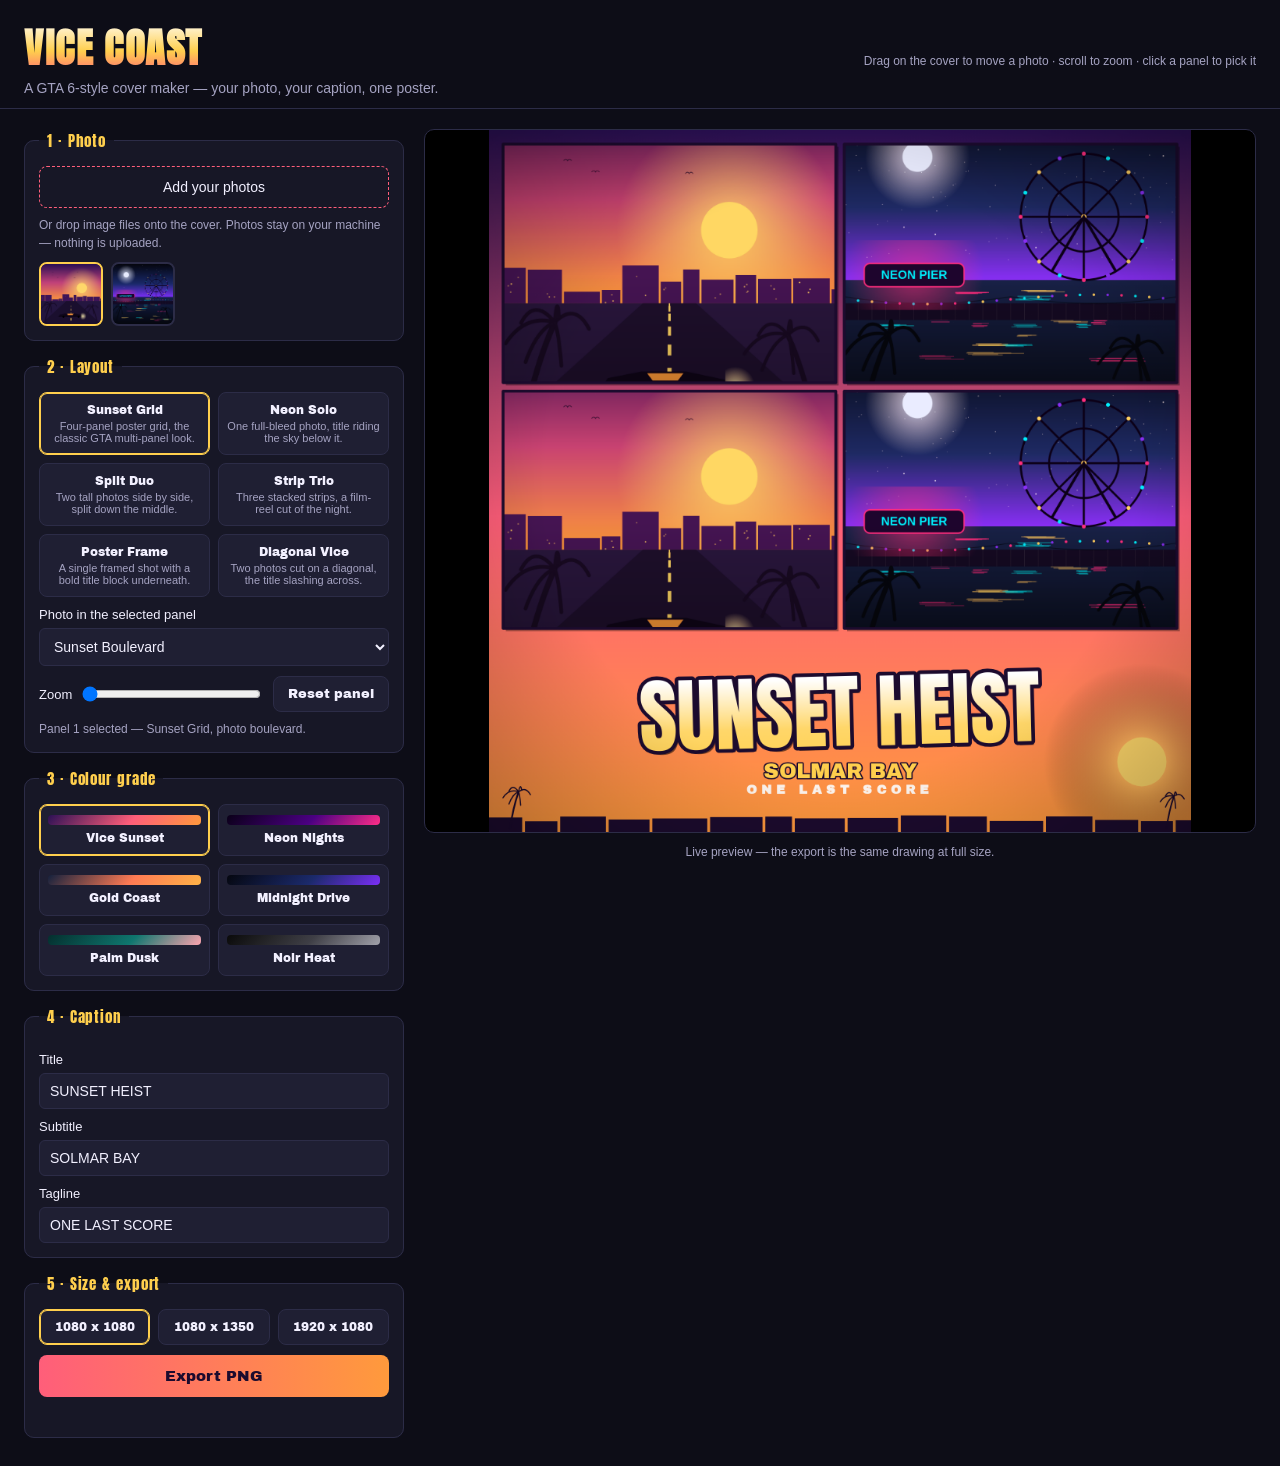
<file: app/index.html>
<!doctype html>
<html lang="en">
<head>
<meta charset="utf-8">
<meta name="viewport" content="width=device-width, initial-scale=1">
<title>Vice Coast — GTA 6-style Cover Maker</title>
<link rel="stylesheet" href="./style.css">
</head>
<body>
<header class="topbar">
  <div>
    <h1>VICE COAST</h1>
    <p class="tagline">A GTA 6-style cover maker — your photo, your caption, one poster.</p>
  </div>
  <p class="hint">Drag on the cover to move a photo &middot; scroll to zoom &middot; click a panel to pick it</p>
</header>
<main class="app">
  <section class="controls" aria-label="Cover controls">
    <fieldset>
      <legend>1 &middot; Photo</legend>
      <label class="file-label">Add your photos
        <input id="photo-input" type="file" accept="image/*" multiple>
      </label>
      <p class="note">Or drop image files onto the cover. Photos stay on your machine — nothing is uploaded.</p>
      <div class="photo-row" id="photo-row" aria-label="Available photos"></div>
    </fieldset>
    <fieldset>
      <legend>2 &middot; Layout</legend>
      <div class="pick-grid" id="layout-pick"></div>
      <label class="field">Photo in the selected panel
        <select id="slot-photo"></select>
      </label>
      <div class="slider-row">
        <label>Zoom <input id="slot-zoom" type="range" min="1" max="3" step="0.05" value="1"></label>
        <button id="slot-reset" type="button">Reset panel</button>
      </div>
      <p class="note" id="slot-note">Panel 1 selected.</p>
    </fieldset>
    <fieldset>
      <legend>3 &middot; Colour grade</legend>
      <div class="pick-grid" id="grade-pick"></div>
    </fieldset>
    <fieldset>
      <legend>4 &middot; Caption</legend>
      <label class="field">Title
        <input id="caption-title" type="text" maxlength="40" value="SUNSET HEIST">
      </label>
      <label class="field">Subtitle
        <input id="caption-sub" type="text" maxlength="30" value="SOLMAR BAY">
      </label>
      <label class="field">Tagline
        <input id="caption-tag" type="text" maxlength="40" value="ONE LAST SCORE">
      </label>
    </fieldset>
    <fieldset>
      <legend>5 &middot; Size &amp; export</legend>
      <div class="pick-row" id="size-pick"></div>
      <button id="export" type="button" class="export-btn">Export PNG</button>
      <p id="status" role="status"></p>
    </fieldset>
  </section>
  <section class="stage" aria-label="Cover preview">
    <div class="canvas-wrap" id="canvas-wrap">
      <canvas id="cover" width="900" height="900" aria-label="Live cover preview"></canvas>
    </div>
    <p class="stage-note">Live preview — the export is the same drawing at full size.</p>
  </section>
</main>
<script type="module" src="./src/app.js"></script>
</body>
</html>
</file>
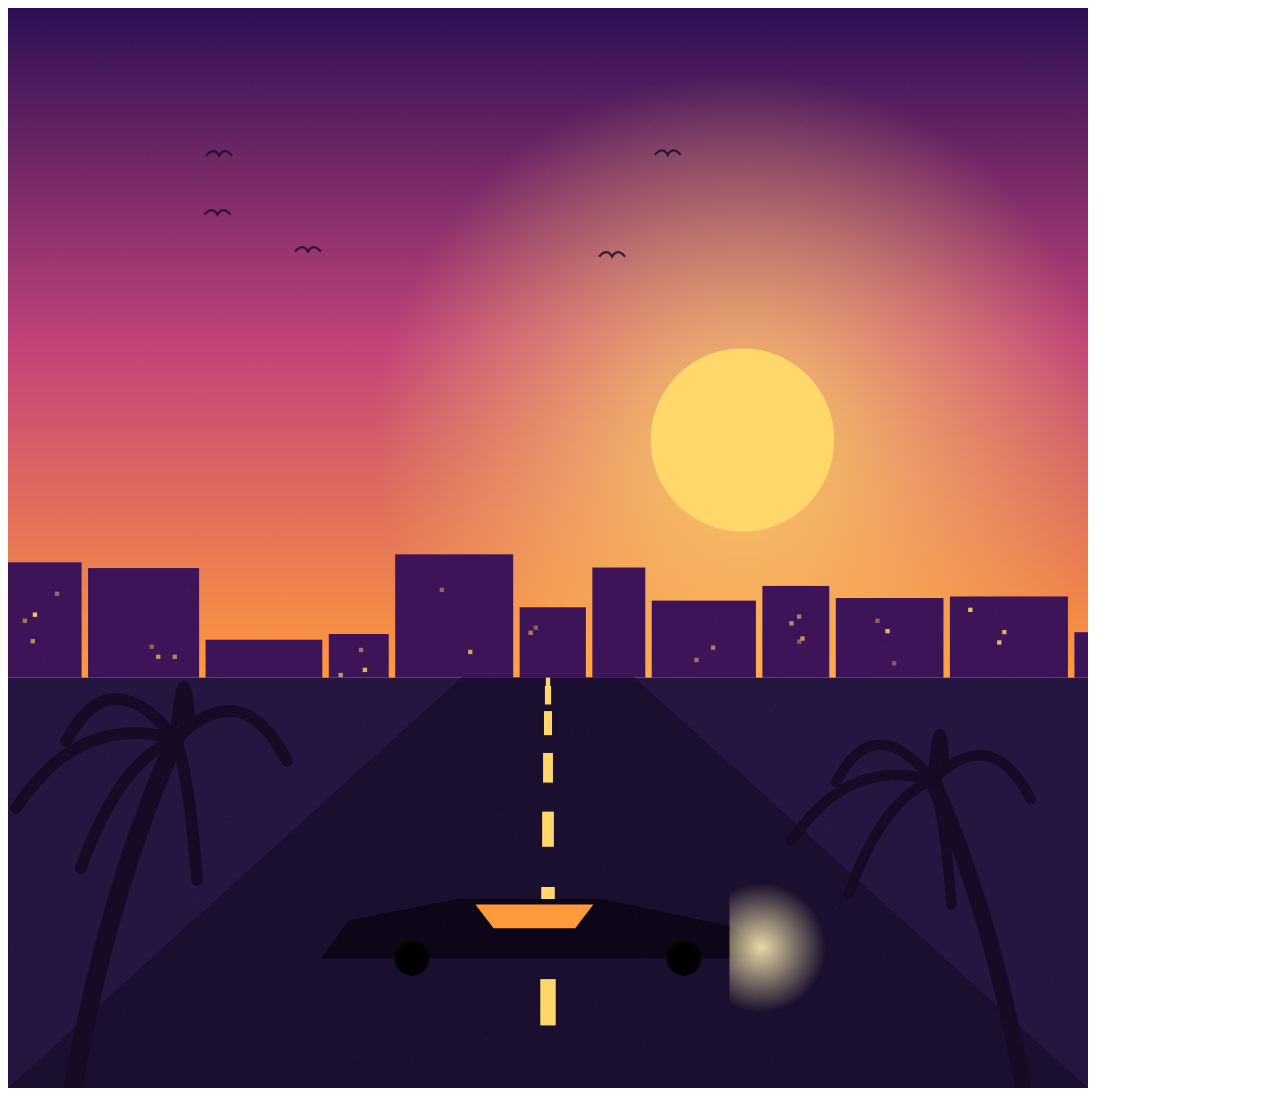
<file: scripts/harness.html>
<!doctype html>
<html lang="en">
<head><meta charset="utf-8"><title>scene harness</title></head>
<body>
<canvas id="scene" width="1080" height="1080"></canvas>
<script type="module">
import { paintScene } from './scenes.mjs';
const params = new URLSearchParams(location.search);
const canvas = document.getElementById('scene');
const ctx = canvas.getContext('2d');
paintScene(ctx, 1080, 1080, params.get('scene') || 'boulevard');
window.__sceneDone = true;
</script>
</body>
</html>
</file>
<file: app/style.css>
@font-face {
  font-family: 'Anton';
  src: url('./fonts/Anton-Regular.ttf') format('truetype');
  font-weight: 400;
  font-style: normal;
  font-display: swap;
}
@font-face {
  font-family: 'Archivo Black';
  src: url('./fonts/ArchivoBlack-Regular.ttf') format('truetype');
  font-weight: 400;
  font-style: normal;
  font-display: swap;
}

:root {
  --bg: #0d0d17;
  --panel: #171726;
  --panel-2: #1f1f33;
  --line: #2c2c47;
  --text: #f2f0ff;
  --muted: #a5a3c2;
  --accent: #ff5e7a;
  --accent-2: #ffcf4d;
}
* { box-sizing: border-box; }
body {
  margin: 0;
  background: var(--bg);
  color: var(--text);
  font-family: 'Archivo Black', Arial, sans-serif;
  font-size: 14px;
}
.topbar {
  display: flex;
  justify-content: space-between;
  align-items: baseline;
  gap: 24px;
  padding: 18px 24px 12px;
  border-bottom: 1px solid var(--line);
}
.topbar h1 {
  margin: 0;
  font-family: Anton, 'Archivo Black', Impact, sans-serif;
  font-size: 40px;
  letter-spacing: 0.04em;
  background: linear-gradient(180deg, #fff, #ffcf4d 55%, #ff5e7a);
  -webkit-background-clip: text;
  background-clip: text;
  color: transparent;
}
.topbar .tagline { margin: 2px 0 0; color: var(--muted); font-family: Arial, sans-serif; }
.topbar .hint { margin: 0; color: var(--muted); font-family: Arial, sans-serif; font-size: 12px; }
.app {
  display: grid;
  grid-template-columns: 380px 1fr;
  gap: 20px;
  padding: 20px 24px 28px;
  align-items: start;
}
.controls { display: grid; gap: 14px; }
fieldset {
  margin: 0;
  padding: 14px;
  background: var(--panel);
  border: 1px solid var(--line);
  border-radius: 10px;
}
legend {
  padding: 0 8px;
  font-family: Anton, sans-serif;
  font-size: 15px;
  letter-spacing: 0.06em;
  color: var(--accent-2);
}
.field { display: grid; gap: 6px; margin-top: 10px; font-family: Arial, sans-serif; font-size: 13px; }
.field input[type="text"], .field select {
  width: 100%;
  padding: 9px 10px;
  border: 1px solid var(--line);
  border-radius: 6px;
  background: var(--panel-2);
  color: var(--text);
  font-family: Arial, sans-serif;
  font-size: 14px;
}
.note { margin: 8px 0 0; color: var(--muted); font-family: Arial, sans-serif; font-size: 12px; line-height: 1.5; }
.file-label {
  display: block;
  padding: 12px;
  border: 1px dashed var(--accent);
  border-radius: 8px;
  text-align: center;
  cursor: pointer;
  font-family: Arial, sans-serif;
}
.file-label input { display: none; }
.photo-row { display: flex; gap: 8px; flex-wrap: wrap; margin-top: 10px; }
.photo-row button {
  width: 64px; height: 64px; padding: 0;
  border: 2px solid var(--line); border-radius: 8px;
  overflow: hidden; cursor: pointer; background: var(--panel-2);
}
.photo-row button img { width: 100%; height: 100%; object-fit: cover; display: block; }
.photo-row button[aria-pressed="true"] { border-color: var(--accent-2); }
.pick-grid { display: grid; grid-template-columns: repeat(2, 1fr); gap: 8px; }
.pick-grid button, .pick-row button {
  padding: 10px 8px;
  border: 1px solid var(--line); border-radius: 8px;
  background: var(--panel-2); color: var(--text);
  font-family: 'Archivo Black', Arial, sans-serif; font-size: 12px;
  cursor: pointer; text-align: center;
}
.pick-grid button small, .pick-row button small {
  display: block; margin-top: 3px;
  color: var(--muted); font-family: Arial, sans-serif; font-size: 11px; font-weight: 400;
}
.pick-grid button[aria-pressed="true"], .pick-row button[aria-pressed="true"] {
  border-color: var(--accent-2);
  box-shadow: 0 0 0 1px var(--accent-2) inset;
}
.grade-swatch { height: 10px; border-radius: 4px; margin-bottom: 6px; }
.pick-row { display: grid; grid-template-columns: repeat(3, 1fr); gap: 8px; }
.slider-row { display: flex; gap: 10px; align-items: center; margin-top: 10px; font-family: Arial, sans-serif; font-size: 13px; }
.slider-row label { display: flex; gap: 8px; align-items: center; flex: 1; }
.slider-row input[type="range"] { flex: 1; }
.slider-row button, .export-btn {
  padding: 10px 14px;
  border: 1px solid var(--line); border-radius: 8px;
  background: var(--panel-2); color: var(--text);
  font-family: 'Archivo Black', Arial, sans-serif; font-size: 13px; cursor: pointer;
}
.export-btn {
  width: 100%; margin-top: 10px; padding: 13px;
  border: none;
  background: linear-gradient(90deg, #ff5e7a, #ff9a3c);
  color: #1c0b2e; font-size: 15px;
}
#status { min-height: 18px; margin: 8px 0 0; color: var(--muted); font-family: Arial, sans-serif; font-size: 12px; }
.stage { position: sticky; top: 16px; }
.canvas-wrap {
  background: #000;
  border: 1px solid var(--line);
  border-radius: 10px;
  overflow: hidden;
  display: flex;
  align-items: center;
  justify-content: center;
  min-height: 320px;
}
.canvas-wrap canvas { display: block; max-width: 100%; max-height: 78vh; width: auto; height: auto; }
.canvas-wrap.dragging { cursor: grabbing; }
.stage-note { color: var(--muted); font-family: Arial, sans-serif; font-size: 12px; text-align: center; }

/* Cover-only shot mode: just the cover, edge to edge. */
body.shot-cover .topbar, body.shot-cover .controls, body.shot-cover .stage-note { display: none; }
body.shot-cover { background: #000; }
body.shot-cover .app { display: block; padding: 0; }
body.shot-cover .stage { position: static; }
body.shot-cover .canvas-wrap { border: none; border-radius: 0; min-height: 0; background: #000; }
body.shot-cover .canvas-wrap canvas { max-height: 100vh; max-width: 100vw; }
</file>
